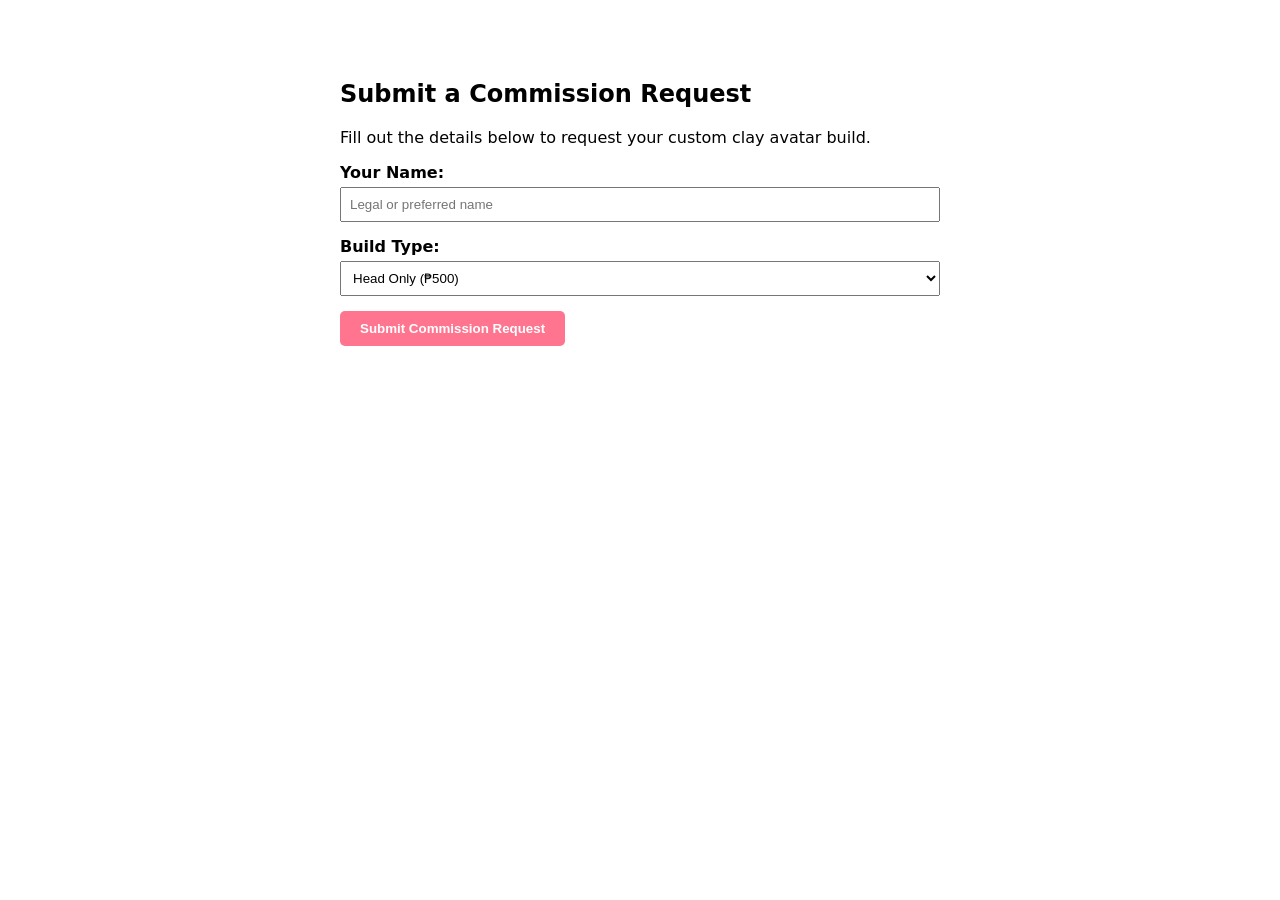
<file: index.html>
<!DOCTYPE html>
<html lang="en">
<head>
    <meta charset="UTF-8">
    <meta name="viewport" content="width=device-width, initial-scale=1.0">
    <title>Ridge & Hue — Clay Avatar Studio</title>
    <link rel="stylesheet" href="style.css">
</head>
<body>

    <main style="max-width: 600px; margin: 40px auto; padding: 20px; font-family: system-ui, sans-serif;">
        <h2>Submit a Commission Request</h2>
        <p>Fill out the details below to request your custom clay avatar build.</p>
        
        <form>
            <div style="margin-bottom: 15px;">
                <label style="display: block; margin-bottom: 5px; font-weight: bold;">Your Name:</label>
                <input type="text" placeholder="Legal or preferred name" required style="width: 100%; padding: 8px; box-sizing: border-box;">
            </div>

            <div style="margin-bottom: 15px;">
                <label style="display: block; margin-bottom: 5px; font-weight: bold;">Build Type:</label>
                <select style="width: 100%; padding: 8px; box-sizing: border-box;">
                    <option value="Head Only">Head Only (₱500)</option>
                    <option value="Full Body Figure">Full Body Figure (₱1,200)</option>
                    <option value="Chibi / Mascot">Chibi / Mascot (₱800)</option>
                </select>
            </div>

            <button type="submit" style="background: #ff758f; color: white; border: none; padding: 10px 20px; border-radius: 5px; cursor: pointer; font-weight: bold;">
                Submit Commission Request
            </button>
        </form>
    </main>

    <script src="script.js"></script>
</body>
</html>
</file>
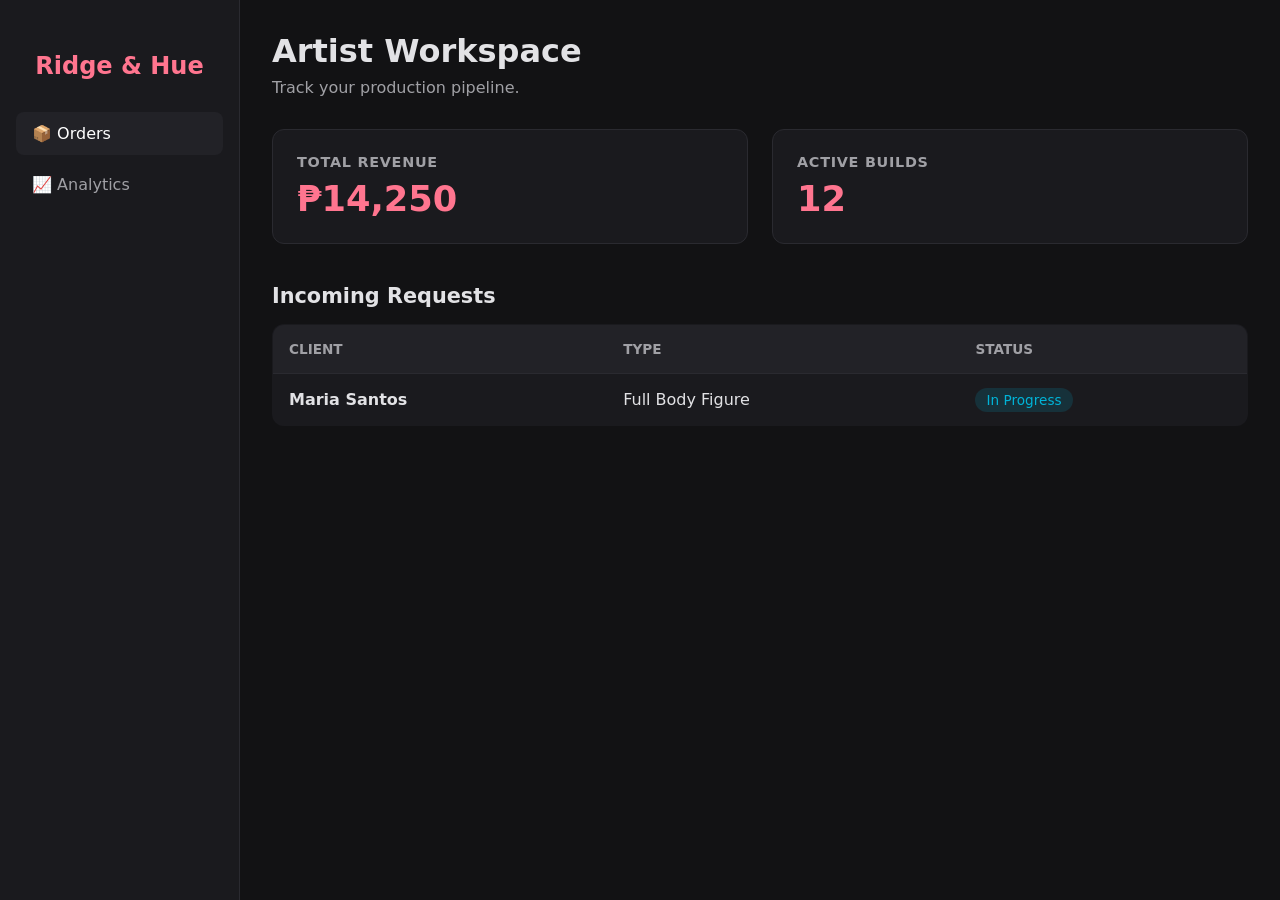
<file: dashboard.html>
<!DOCTYPE html>
<html lang="en">
<head>
    <meta charset="UTF-8">
    <meta name="viewport" content="width=device-width, initial-scale=1.0">
    <title>Ridge & Hue — Artist Dashboard</title>
    <link rel="stylesheet" href="style.css">
</head>
<body class="dashboard-body">

    <div class="dashboard-sidebar">
        <h2>Ridge & Hue</h2>
        <nav>
            <a href="#" class="active">📦 Orders</a>
            <a href="#">📈 Analytics</a>
        </nav>
    </div>

    <main class="dashboard-main">
        <header class="dashboard-header">
            <h1>Artist Workspace</h1>
            <p>Track your production pipeline.</p>
        </header>

        <section class="metrics-grid">
            <div class="card">
                <h3>Total Revenue</h3>
                <p class="metric-value">₱14,250</p>
            </div>
            <div class="card">
                <h3>Active Builds</h3>
                <p class="metric-value">12</p>
            </div>
        </section>

        <section class="orders-section">
            <h2>Incoming Requests</h2>
            <table class="orders-table">
                <thead>
                    <tr>
                        <th>Client</th>
                        <th>Type</th>
                        <th>Status</th>
                    </tr>
                </thead>
                <tbody>
                    <tr>
                        <td><strong>Maria Santos</strong></td>
                        <td>Full Body Figure</td>
                        <td><span class="status-badge progress">In Progress</span></td>
                    </tr>
                </tbody>
            </table>
        </section>
    </main>
    <script src="script.js"></script>
</body>
</html>
</file>
<file: style.css>
/* Dashboard Base Layout */
.dashboard-body {
    display: flex;
    background-color: #121214;
    color: #e2e2e5;
    font-family: system-ui, -apple-system, sans-serif;
    margin: 0;
    min-height: 100vh;
}

/* Sidebar Layout */
.dashboard-sidebar {
    width: 240px;
    background-color: #1a1a1e;
    height: 100vh;
    padding: 2rem 1rem;
    box-sizing: border-box;
    border-right: 1px solid #2a2a30;
}

.dashboard-sidebar h2 {
    color: #ff758f;
    margin-bottom: 2rem;
    font-size: 1.5rem;
    text-align: center;
}

.dashboard-sidebar nav a {
    display: block;
    color: #a0a0a5;
    text-decoration: none;
    padding: 0.75rem 1rem;
    border-radius: 8px;
    margin-bottom: 0.5rem;
    font-weight: 500;
}

.dashboard-sidebar nav a.active, .dashboard-sidebar nav a:hover {
    background-color: #222227;
    color: #ffffff;
}

/* Main Content Area */
.dashboard-main {
    flex: 1;
    padding: 2rem;
    overflow-y: auto;
}

.dashboard-header h1 {
    margin: 0 0 0.5rem 0;
    font-size: 2rem;
}

.dashboard-header p {
    color: #a0a0a5;
    margin: 0 0 2rem 0;
}

/* Grid & Cards */
.metrics-grid {
    display: grid;
    grid-template-columns: repeat(auto-fit, minmax(220px, 1fr));
    gap: 1.5rem;
    margin-bottom: 2.5rem;
}

.card {
    background-color: #1a1a1e;
    padding: 1.5rem;
    border-radius: 12px;
    border: 1px solid #2a2a30;
}

.card h3 {
    margin: 0;
    color: #a0a0a5;
    font-size: 0.9rem;
    text-transform: uppercase;
    letter-spacing: 0.05em;
}

.metric-value {
    font-size: 2.2rem;
    font-weight: bold;
    margin: 0.5rem 0 0 0;
    color: #ff758f;
}

/* Orders Table */
.orders-section h2 {
    font-size: 1.3rem;
    margin-bottom: 1rem;
}

.orders-table {
    width: 100%;
    border-collapse: collapse;
    background-color: #1a1a1e;
    border-radius: 12px;
    overflow: hidden;
    border: 1px solid #2a2a30;
}

.orders-table th, .orders-table td {
    padding: 1rem;
    text-align: left;
    border-bottom: 1px solid #2a2a30;
}

.orders-table th {
    background-color: #222227;
    color: #a0a0a5;
    font-size: 0.85rem;
    text-transform: uppercase;
}

/* Status Badges */
.status-badge {
    padding: 0.25rem 0.7rem;
    border-radius: 20px;
    font-size: 0.85rem;
    font-weight: 500;
}
.status-badge.progress { 
    background-color: rgba(0, 180, 216, 0.15); 
    color: #00b4d8; 
}
</file>
